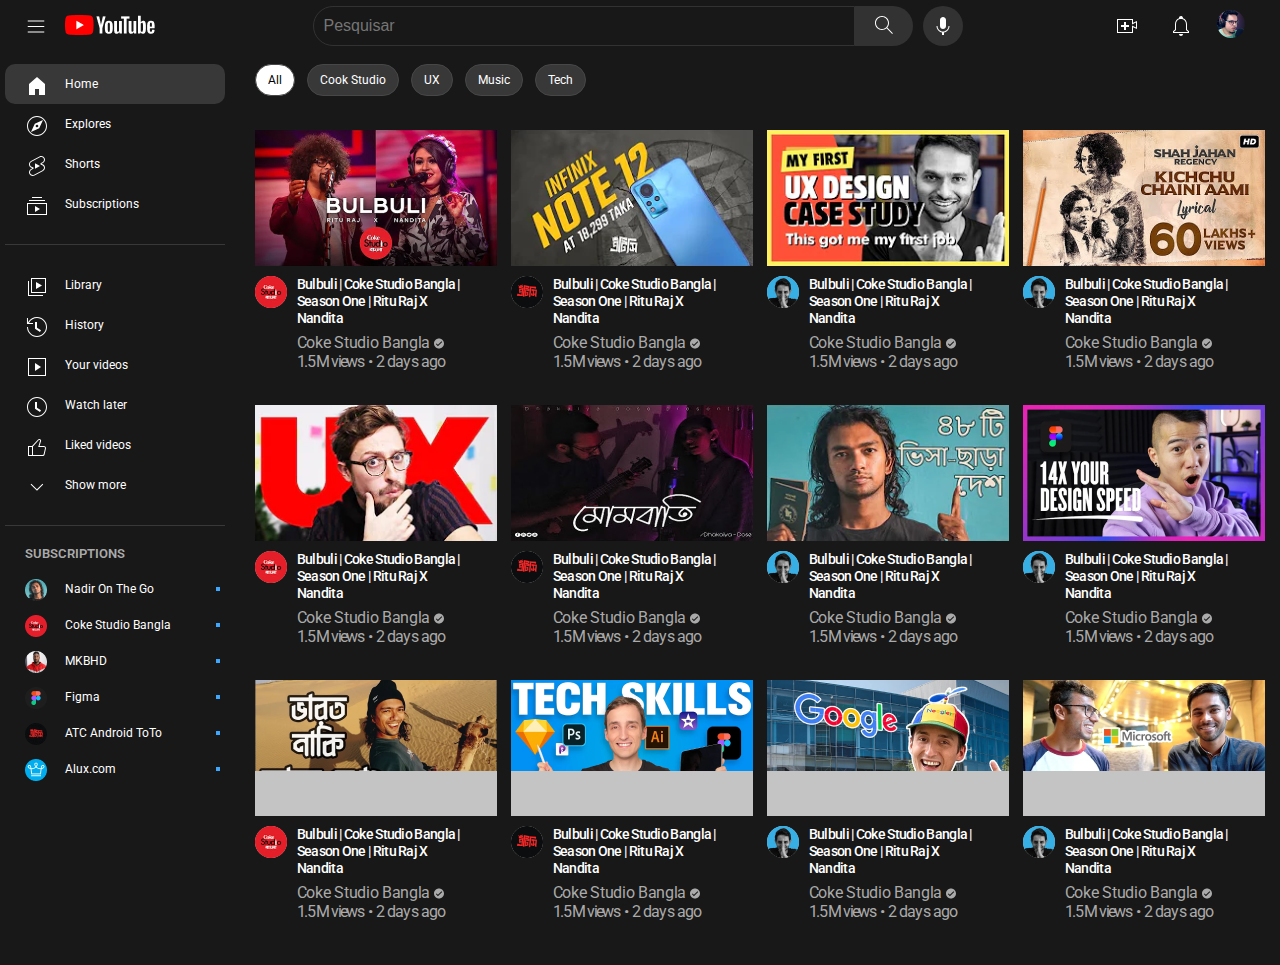
<file: index.html>
<!DOCTYPE html>
<html lang="en">
<head>
  <meta charset="UTF-8">
  <meta name="viewport" content="width=device-width, initial-scale=1.0">
  <title>YouTube Clone | HTML/CSS/JS</title>
  <link rel="stylesheet" href="style.css">
</head>
<!-- data-theme="light" -->
<body>
  <div class="app">

    <!-- BEGIN NAV -->
      <div class="header">
        <!-- Logo -->
        <div class="menu-item youtube-logo">
          <div class="menu-item--icon">
            <svg width="22" height="22" viewBox="0 0 22 22" fill="none" xmlns="http://www.w3.org/2000/svg">
              <path d="M19.25 5.50002H2.75V4.58335H19.25V5.50002ZM19.25 10.0834H2.75V11H19.25V10.0834ZM19.25 15.5834H2.75V16.5H19.25V15.5834Z" fill="currentColor"/>
            </svg>              
          </div>
          <div class="menu-item--label">
            <img src="images/youtube-logo.png" alt="" srcset="">
          </div>
        </div>
        <!-- Search bar -->
        <div class="search-area">
          <div class="search-bar">
            <input class="search-bar__input" placeholder="Pesquisar" type="text">
            <button class="search-bar__btn">
              <svg width="18" height="18" viewBox="0 0 18 18" fill="none" xmlns="http://www.w3.org/2000/svg">
                <path d="M17.87 17.17L12.28 11.58C13.35 10.35 14 8.75 14 7C14 3.13 10.87 0 7 0C3.13 0 0 3.13 0 7C0 10.87 3.13 14 7 14C8.75 14 10.35 13.35 11.58 12.29L17.17 17.88L17.87 17.17ZM7 13C3.69 13 1 10.31 1 7C1 3.69 3.69 1 7 1C10.31 1 13 3.69 13 7C13 10.31 10.31 13 7 13Z" fill="white"/>
              </svg>
            </button>
          </div>
          <div class="search-bar-mic">
            <img src="images/icon-mic.svg" alt="" srcset="">
          </div>
        </div>
        <!-- Actions -->
        <div class="header--right">
          <div class="header--actions">
            <div>
              <div class="icon-svg">
                <svg width="24" height="24" viewBox="0 0 24 24" fill="currentColor" xmlns="http://www.w3.org/2000/svg">
                  <path d="M14 13H11V16H9V13H6V11H9V8H11V11H14V13ZM17 6H3V18H17V11.61L21 13.44V8.56L17 10.39V6ZM18 5V8.83L22 7V15L18 13.17V19H2V5H18Z" fill="currentColor"/>
                </svg>
              </div>
            </div>
            <div>
              <div class="icon-svg">
                <svg width="24" height="24" viewBox="0 0 24 24" fill="currentColor" xmlns="http://www.w3.org/2000/svg">
                  <path d="M10 20H14C14 21.1 13.1 22 12 22C10.9 22 10 21.1 10 20ZM20 17.35V19H4V17.35L6 15.47V10.32C6 7.4 7.56 5.1 10 4.34V3.96C10 2.54 11.49 1.46 12.99 2.2C13.64 2.52 14 3.23 14 3.96V4.35C16.44 5.1 18 7.41 18 10.33V15.48L20 17.35ZM19 17.77L17 15.89V10.42C17 7.95 15.81 6.06 13.87 5.32C12.61 4.79 11.23 4.82 10.03 5.35C8.15 6.11 7 7.99 7 10.42V15.89L5 17.77V18H19V17.77Z" fill="currentColor"/>
                </svg>                  
              </div>
            </div> 
          </div>
          <div class="header--avatar">
            <img src="images/avatar-user.jpg" alt="" srcset="">
          </div>
        </div>
      </div>
    <!-- END NAV -->

    <!-- BEGIN CONTENT MAIN -->
    <main>
      <div class="inner">
        <nav>
          <div class="sidebar">
            <div class="menu-item active">
              <div class="menu-item--icon">
                <svg width="24" height="24" viewBox="0 0 24 24" fill="currentColor" xmlns="http://www.w3.org/2000/svg">
                  <path d="M4 10V21H10V15H14V21H20V10L12 3L4 10Z" fill="currentColor"/>
                </svg>
              </div>
              <div class="menu-item--label">Home</div>
            </div>
            <div class="menu-item">
              <div class="menu-item--icon">
                <svg width="24" height="24" viewBox="0 0 24 24" fill="currentColor" xmlns="http://www.w3.org/2000/svg">
                  <path d="M9.8 9.8L5.97 18.03L14.2 14.2L18.03 5.97L9.8 9.8ZM13.08 12.77C12.87 13.06 12.57 13.25 12.22 13.31C12.15 13.32 12.07 13.33 12 13.33C11.72 13.33 11.46 13.25 11.23 13.08C10.94 12.87 10.75 12.57 10.69 12.22C10.63 11.87 10.71 11.51 10.92 11.23C11.13 10.94 11.43 10.75 11.78 10.69C12.13 10.63 12.48 10.71 12.77 10.92C13.06 11.13 13.25 11.43 13.31 11.78C13.37 12.13 13.29 12.48 13.08 12.77ZM12 3C16.96 3 21 7.04 21 12C21 16.96 16.96 21 12 21C7.04 21 3 16.96 3 12C3 7.04 7.04 3 12 3ZM12 2C6.48 2 2 6.48 2 12C2 17.52 6.48 22 12 22C17.52 22 22 17.52 22 12C22 6.48 17.52 2 12 2Z" fill="currentColor"/>
                </svg>
              </div>
              <div class="menu-item--label">Explores</div>
            </div>
            <div class="menu-item">
              <div class="menu-item--icon">
                <svg width="24" height="24" viewBox="0 0 24 24" fill="currentColor" xmlns="http://www.w3.org/2000/svg">
                  <path d="M10 14.65V9.35L15 12L10 14.65ZM17.77 10.32C17 10 16.57 9.82 16.57 9.82L18 9.06C19.84 8.1 20.53 5.83 19.56 4C18.59 2.17 16.32 1.47 14.49 2.44L6 6.94C4.71 7.62 3.93 8.98 4 10.43C4.07 11.85 4.93 13.1 6.22 13.68C6.25 13.69 7.42 14.18 7.42 14.18L6 14.93C4.17 15.9 3.47 18.17 4.44 20C5.41 21.83 7.68 22.53 9.51 21.56L18.01 17.06C19.3 16.38 20.07 15.02 20 13.57C19.93 12.15 19.06 10.89 17.77 10.32ZM17.54 16.18L9.04 20.68C7.7 21.39 6.03 20.88 5.32 19.54C4.61 18.2 5.12 16.53 6.46 15.82L8.5 14.74V13.53L7.81 13.25L6.7 12.79C5.71 12.38 5.05 11.44 5 10.38C4.95 9.32 5.52 8.32 6.46 7.82L14.96 3.32C16.3 2.61 17.97 3.12 18.68 4.46C19.39 5.8 18.88 7.47 17.54 8.18L15.5 9.26V10.47L17.3 11.21C18.29 11.62 18.95 12.56 19 13.62C19.05 14.68 18.48 15.68 17.54 16.18Z" fill="currentColor"/>
                </svg>          
              </div>
              <div class="menu-item--label">Shorts</div>
            </div>
            <div class="menu-item">
              <div class="menu-item--icon">
                <svg width="24" height="24" viewBox="0 0 24 24" fill="currentColor" xmlns="http://www.w3.org/2000/svg">
                  <path d="M10 18V12L15 15L10 18ZM17 3H7V4H17V3ZM20 6H4V7H20V6ZM22 9H2V21H22V9ZM3 10H21V20H3V10Z" fill="currentColor"/>
                </svg>
              </div>
              <div class="menu-item--label">Subscriptions</div>
            </div>
        
            <div class="line"></div>
        
            <div class="menu-item">
              <div class="menu-item--icon">
                <svg width="24" height="24" viewBox="0 0 24 24" fill="currentColor" xmlns="http://www.w3.org/2000/svg">
                  <path d="M11 7L17 10.5L11 14V7ZM18 20H4V6H3V21H18V20ZM21 18H6V3H21V18ZM7 17H20V4H7V17Z" fill="currentColor"/>
                </svg>
              </div>
              <div class="menu-item--label">Library</div>
            </div>
            <div class="menu-item">
              <div class="menu-item--icon">
                <svg width="24" height="24" viewBox="0 0 24 24" fill="currentColor" xmlns="http://www.w3.org/2000/svg">
                  <path d="M14.97 16.95L10 13.87V7H12V12.76L16.03 15.25L14.97 16.95ZM22 12C22 17.51 17.51 22 12 22C6.49001 22 2.00001 17.51 2.00001 12H3.00001C3.00001 16.96 7.04001 21 12 21C16.96 21 21 16.96 21 12C21 7.04 16.96 3 12 3C8.81001 3 5.92001 4.64 4.28001 7.38C4.17001 7.56 4.06001 7.75 3.97001 7.94C3.96001 7.96 3.95001 7.98 3.94001 8H8.00001V9H1.96001V3H2.96001V7.74C3.00001 7.65 3.03001 7.57 3.07001 7.49C3.18001 7.27 3.30001 7.07 3.42001 6.86C5.22001 3.86 8.51001 2 12 2C17.51 2 22 6.49 22 12Z" fill="currentColor"/>
                </svg>          
              </div>
              <div class="menu-item--label">History</div>
            </div>
            <div class="menu-item">
              <div class="menu-item--icon">
                <svg width="24" height="24" viewBox="0 0 24 24" fill="currentColor" xmlns="http://www.w3.org/2000/svg">
                  <path d="M10 8L16 12L10 16V8ZM21 3V21H3V3H21ZM20 4H4V20H20V4Z" fill="currentColor"/>
                </svg>
              </div>
              <div class="menu-item--label">Your videos</div>
            </div>
            <div class="menu-item">
              <div class="menu-item--icon">
                <svg width="24" height="24" viewBox="0 0 24 24" fill="currentColor" xmlns="http://www.w3.org/2000/svg">
                  <path d="M14.97 16.95L10 13.87V7H12V12.76L16.03 15.25L14.97 16.95ZM12 3C7.04 3 3 7.04 3 12C3 16.96 7.04 21 12 21C16.96 21 21 16.96 21 12C21 7.04 16.96 3 12 3ZM12 2C17.52 2 22 6.48 22 12C22 17.52 17.52 22 12 22C6.48 22 2 17.52 2 12C2 6.48 6.48 2 12 2Z" fill="currentColor"/>
                </svg>          
              </div>
              <div class="menu-item--label">Watch later</div>
            </div>
        
            <div class="menu-item">
              <div class="menu-item--icon">
                <svg width="24" height="24" viewBox="0 0 24 24" fill="none" xmlns="http://www.w3.org/2000/svg">
                  <path d="M18.77 11H14.54L16.06 6.06C16.38 5.03 15.54 4 14.38 4C13.8 4 13.24 4.24 12.86 4.65L7 11H3V21H7H8H17.43C18.49 21 19.41 20.33 19.62 19.39L20.96 13.39C21.23 12.15 20.18 11 18.77 11ZM7 20H4V12H7V20ZM19.98 13.17L18.64 19.17C18.54 19.65 18.03 20 17.43 20H8V11.39L13.6 5.33C13.79 5.12 14.08 5 14.38 5C14.64 5 14.88 5.11 15.01 5.3C15.08 5.4 15.16 5.56 15.1 5.77L13.58 10.71L13.18 12H14.53H18.76C19.17 12 19.56 12.17 19.79 12.46C19.92 12.61 20.05 12.86 19.98 13.17Z" fill="currentColor"/>
                </svg>          
              </div>
              <div class="menu-item--label">Liked videos</div>
            </div>
        
            <div class="menu-item">
              <div class="menu-item--icon">
                <svg width="24" height="24" viewBox="0 0 24 24" fill="none" xmlns="http://www.w3.org/2000/svg">
                  <path d="M12 15.7L5.60001 9.4L6.30001 8.7L11.9 14.3L17.5 8.7L18.2 9.4L12 15.7Z" fill="currentColor"/>
                </svg>          
              </div>
              <div class="menu-item--label">Show more</div>
            </div>
        
            <div class="line"></div>

            <div class="channel-subscriptions">
              <div class="channel-subscriptions__title text-uppercase">subscriptions</div>
              <div class="menu-item">
                <div class="menu-item--icon">
                  <img src="images/channel-1.png" alt="">       
                </div>
                <div class="menu-item--label">Nadir On The Go</div>
                <div class="menu-item-ellipse white"></div>
              </div>
              <div class="menu-item">
                <div class="menu-item--icon">
                  <img src="images/channel-2.png" alt="">       
                </div>
                <div class="menu-item--label">Coke Studio Bangla</div>
                <div class="menu-item-ellipse white"></div>
              </div>
              <div class="menu-item">
                <div class="menu-item--icon">
                  <img src="images/channel-3.png" alt="">       
                </div>
                <div class="menu-item--label">MKBHD</div>
                <div class="menu-item-ellipse white"></div>
              </div>
              <div class="menu-item">
                <div class="menu-item--icon">
                  <img src="images/channel-4.png" alt="">       
                </div>
                <div class="menu-item--label">Figma</div>
                <div class="menu-item-ellipse white"></div>
              </div>
              <div class="menu-item">
                <div class="menu-item--icon">
                  <img src="images/channel-5.png" alt="">       
                </div>
                <div class="menu-item--label">ATC Android ToTo</div>
                <div class="menu-item-ellipse white"></div>
              </div>
              <div class="menu-item">
                <div class="menu-item--icon">
                  <img src="images/channel-6.png" alt="">       
                </div>
                <div class="menu-item--label">Alux.com</div>
                <div class="menu-item-ellipse white"></div>
              </div>
            </div>
        
          </div>
        </nav>
        <div class="content">
          <div class="home-video__filter" id="category-list">
            <div class="filter-category active">
              <span>All</span>
            </div>
            <div class="filter-category">
              <span>Cook Studio</span>
            </div>
            <div class="filter-category">
              <span>UX</span>
            </div>
            <div class="filter-category">
              <span>Music</span>
            </div>
            <div class="filter-category">
              <span>Tech</span>
            </div>
          </div>

          <!-- BEGIN VIDEO LIST -->
          <div class="page-home--video--container">
            <div class="home-video__list" id="video-list"></div>
            <div class="home-video__list" id="video-list-2"></div>
            <div class="home-video__list" id="video-list-3"></div>
          </div>
          <!-- END VIDEO LIST -->
        </div>
      </div>
    </main>
    <!-- END CONTENT MAIN -->
  </div>
  <script src="scripts.js"></script>
</body>
</html>
</file>
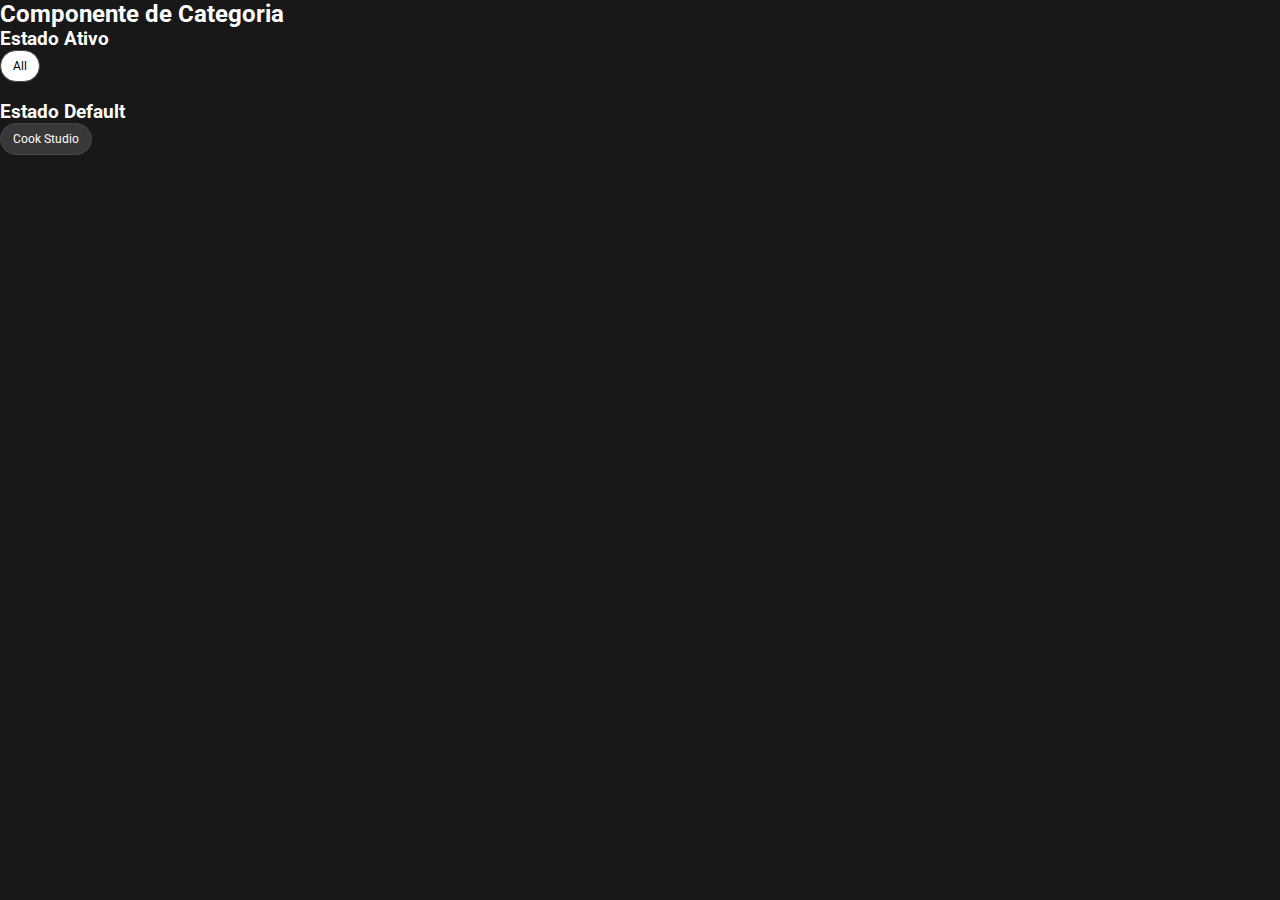
<file: component-category.html>
<!DOCTYPE html>
<html lang="en">
<head>
  <meta charset="UTF-8">
  <meta name="viewport" content="width=device-width, initial-scale=1.0">
  <title>YouTube Clone | HTML/CSS/JS</title>
  <link rel="stylesheet" href="style.css">
</head>
<body>
  <h2 class="white">Componente de Categoria</h2>

  <h3 class="white">Estado Ativo</h3>
  <div class="filter-category active">
    <span>All</span>
  </div>
  
  <br/>

  <h3 class="white">Estado Default</h3>
  <div class="filter-category">
    <span>Cook Studio</span>
  </div>

</body>
</html>
</file>
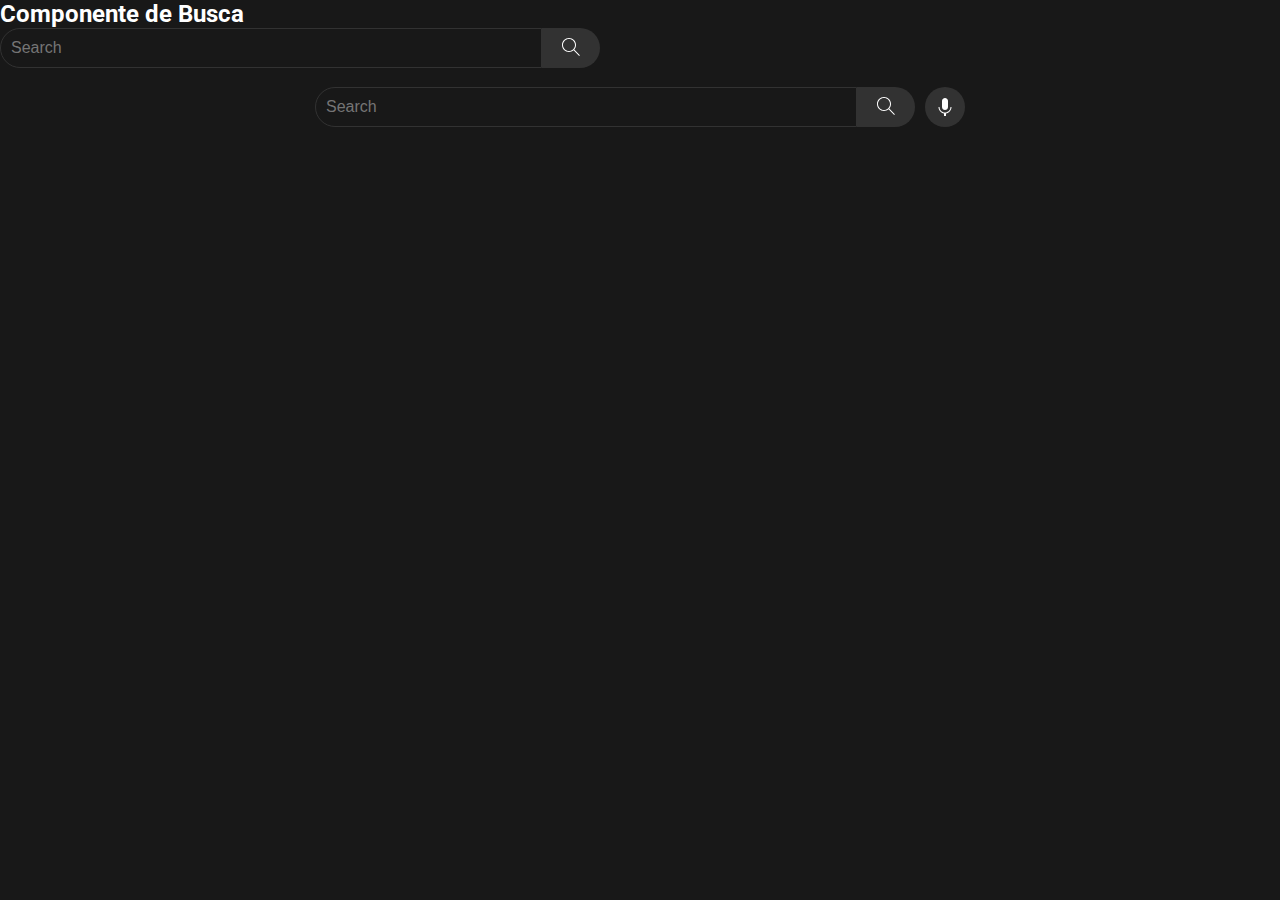
<file: component-search-bar.html>
<!DOCTYPE html>
<html lang="en">
<head>
  <meta charset="UTF-8">
  <meta name="viewport" content="width=device-width, initial-scale=1.0">
  <title>YouTube Clone | HTML/CSS/JS</title>
  <link rel="stylesheet" href="style.css">
  <style>
    /* body {
      background-color: #E5E5E5;
    } */
  </style>
</head>
<body>
  <h2 class="white">Componente de Busca</h2>

  <div class="search-bar">
    <input class="search-bar__input" placeholder="Search" type="text">
    <button class="search-bar__btn">
      <img src="images/icon-search.svg" alt="" srcset="">
    </button>
  </div>
  <br/>
  <div class="search-area">
    <div class="search-bar">
      <input class="search-bar__input" placeholder="Search" type="text">
      <button class="search-bar__btn">
        <img src="images/icon-search.svg" alt="" srcset="">
      </button>
    </div>
    <div class="search-bar-mic">
      <img src="images/icon-mic.svg" alt="" srcset="">
    </div>
  </div>

</body>
</html>
</file>
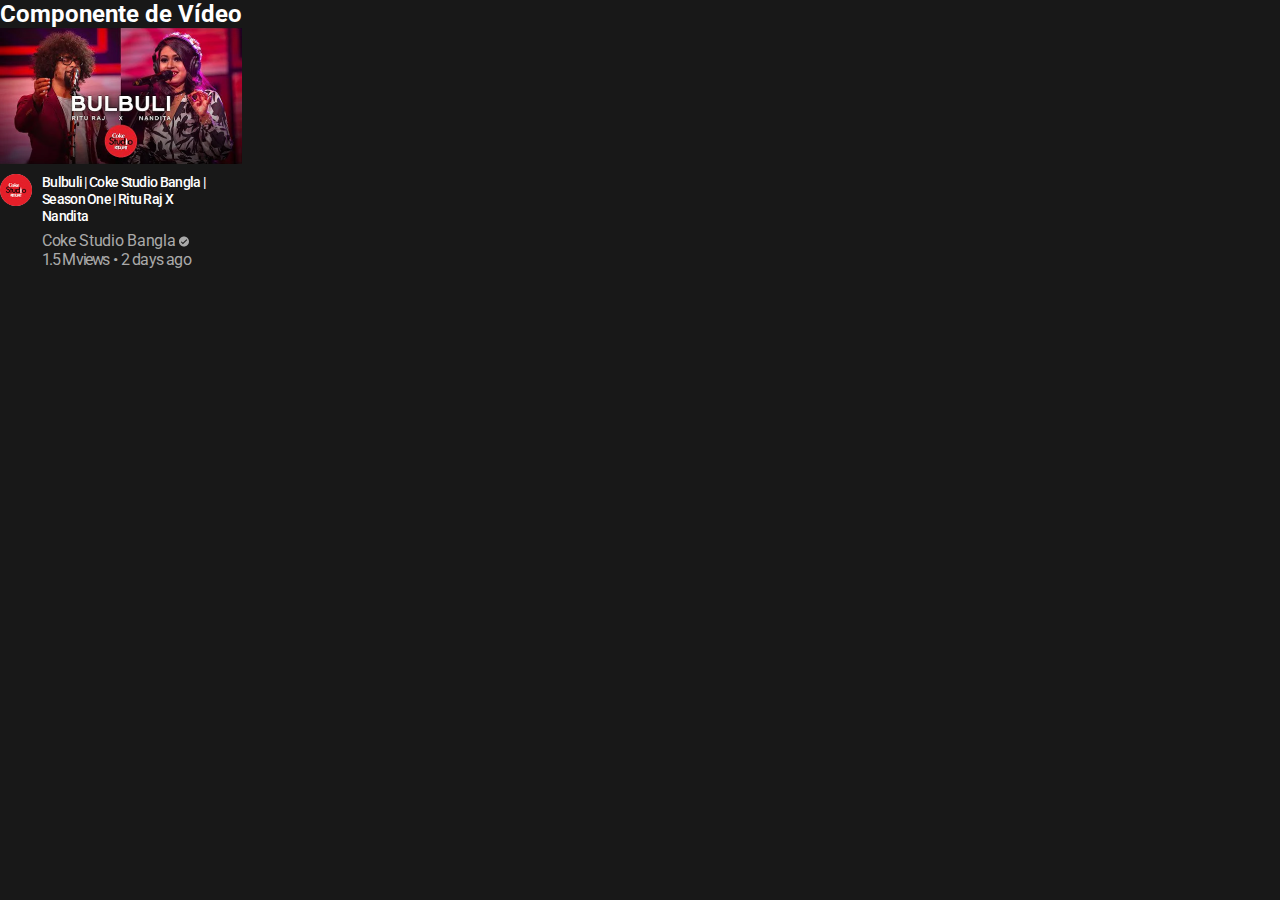
<file: component-video.html>
<!DOCTYPE html>
<html lang="en">
<head>
  <meta charset="UTF-8">
  <meta name="viewport" content="width=device-width, initial-scale=1.0">
  <title>YouTube Clone | HTML/CSS/JS</title>
  <link rel="stylesheet" href="style.css">
</head>
<body>
  <h2 class="white">Componente de Vídeo </h2>
  <!-- BEGIN Video Component  -->
  <div class="video">
    <div class="video__thumbnail">
      <img src="./images/thumbnail-1.png" alt="" srcset="">
    </div>
    <div class="video__information">
      <div class="video__avatar">
        <img src="./images/avatar-1.png" alt="" srcset="">
      </div>      
      <div class="video__details">
        <div class="video__details--title">Bulbuli | Coke Studio Bangla | Season One | Ritu Raj X Nandita</div>
        <div class="video__details--channel">
          <div class="video__details--channel-name">Coke Studio Bangla</div>
          <div class="video__details--channel-icon-verified"><img src="images/icon-verified.svg" alt=""></div>
        </div>
        <div class="video__details--views">
          <div class="video__details--views-video">1.5 M views</div>
          <div class="video__details--views-publication-date">&bull; 2 days ago</div>
        </div>
      </div>
    </div>
  </div>
  <!-- End Video Component  -->

</body>
</html>
</file>
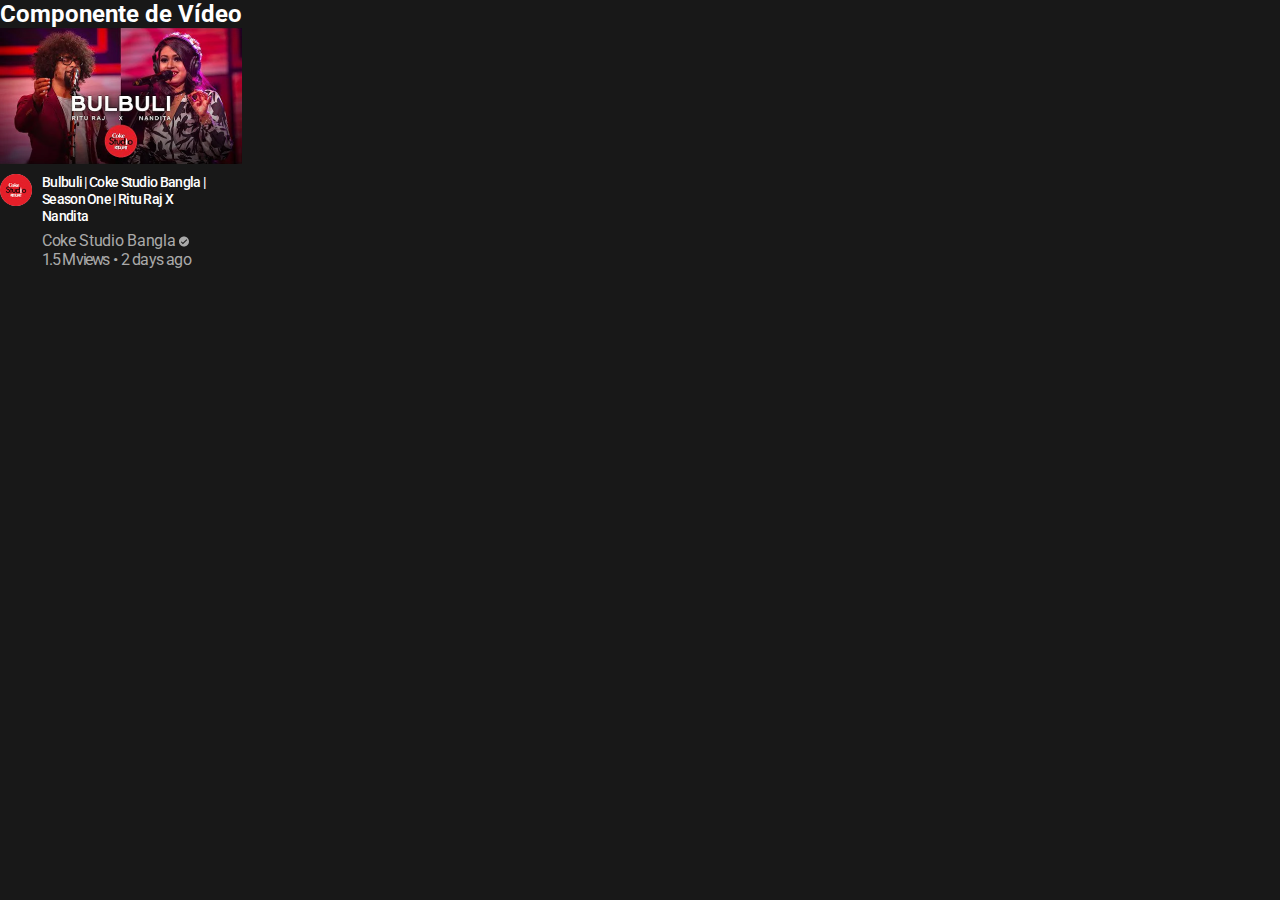
<file: video-component.html>
<!DOCTYPE html>
<html lang="en">
<head>
  <meta charset="UTF-8">
  <meta name="viewport" content="width=device-width, initial-scale=1.0">
  <title>YouTube Clone | HTML/CSS/JS</title>
  <link rel="stylesheet" href="style.css">
</head>
<body>
  <h2 class="white">Componente de Vídeo </h2>
  <!-- BEGIN Video Component  -->
  <div class="video">
    <div class="video__thumbnail">
      <img src="./images/Thumbnail.png" alt="" srcset="">
    </div>
    <div class="video__information">
      <div class="video__avatar">
        <img src="./images/avatar.png" alt="" srcset="">
      </div>      
      <div class="video__details">
        <div class="video__details--title">Bulbuli | Coke Studio Bangla | Season One | Ritu Raj X Nandita</div>
        <div class="video__details--channel">
          <div class="video__details--channel-name">Coke Studio Bangla</div>
          <div class="video__details--channel-icon-verified"><img src="images/icon-verified.svg" alt=""></div>
        </div>
        <div class="video__details--views">
          <div class="video__details--views-video">1.5 M views</div>
          <div class="video__details--views-publication-date">&bull; 2 days ago</div>
        </div>
      </div>
    </div>
  </div>
  <!-- End Video Component  -->

</body>
</html>
</file>
<file: style.css>
@import url('https://fonts.googleapis.com/css2?family=Roboto:ital,wght@0,100;0,300;0,400;0,500;0,700;0,900;1,100;1,300;1,400;1,500;1,700;1,900&display=swap');
@import url('./header.css');

:root {
  --color-black-12: #121212;
  --color-black-18: #181818;
  --color-black-21: #212121;
  --color-black-32: #323232;
  --color-black-38: #383838;
  --color-black-47: #474747;
  --color-white: #FFFFFF;
  --color-black: #000000;
  --color-gray-aa: #AAAAAA;
  --color-blue: #3DA6FF;
  --color-thumb-empty: #C4C4C4;

  /* BEGIN Theme Variables */
  --background-color: var(--color-black-18);
  --bg-input-color: var(var(--color-black-18));
  --text-color: var(--color-white);
  /* END Theme Variables */

  /* Space */
  --video-space-smail: 8px;
  --video-space-base: 10px;

  /* Radius */

  /* Font Size */
  --fs-small: 12px;
  --fs-smallx: 13px;
  --fs-base: 14px;
}

[data-theme="light"] {
  --background-color: var(--color-white);
  --bg-input-color: var(var(--color-white));
  --text-color: var(--color-black);
}

*,
*::after,
*::before {
  padding: 0;
  margin: 0;
  box-sizing: border-box;
}

body {
  font-family: "Roboto", sans-serif;
  background-color: var(--background-color);
}

.app {
  padding: .3rem;
  /* display: grid;
  grid-template-columns: max-content 1fr;
  min-height: 100vh; */
}

.inner {
  display: grid;
  grid-template-columns: max-content 1fr;
  gap: 30px;

  height: 100%;
  padding: .4rem 0rem;
}

.content .line {
  margin: .5rem 0;
}

.white {
  color: var(--color-white);
}

.text-uppercase {
  text-transform: uppercase !important;
}

/* Home Page */

.page-home {}
.page-home--video--container {
  display: flex;
  flex-direction: column;
  gap: 35px;
  margin-top: 1.5rem;
}
.page-home--filter-container {
  margin-bottom: 20px;
}
.home-video__filter {
  display: flex;
  gap: 12px;
  padding: 10px 0px;
}
.home-video__list {
  display: flex;
  gap: 14px;
}

/* hr {
  margin: 1rem 0;
  color: inherit;
  border: 0;
  border-top: 1px solid var(--color-black-38);
} */

.line {
  /* margin: 1rem 0; */
  color: inherit;
  border: 0;
  border-top: 1px solid var(--color-black-38);
}

/* Video Component */

.video {
  width: 242px;
  display: flex;
  flex-direction: column;
  gap: var(--video-space-base);
}

.video__avatar {
  width: 32px;
  height: 32px;
  border-radius: 50%;
  background-color: var(--color-thumb-empty);
}

.video__thumbnail {
  background-color: var(--color-thumb-empty);
  width: 242px;
  height: 136px;
}

.video__information {
  display: flex;
  gap: var(--video-space-base);
}

/* Video Details  */

.video__details {
  width: 178px;
}

.video__details--title {
  color: var(--text-color);
  font-weight: 500;
  font-size: 14px;
  margin-bottom: 7px;
  line-height: 17px;
  /* https://forum.figma.com/t/letter-spacing-should-not-be-percentage-based/3062 */
  /* 0.01em is indeed 1%  */
  letter-spacing: -0.05em;
}

/* video details channel */

.video__details--channel {
  display: flex;
  gap: 4px;
}
.video__details--channel-name {
  color: var(--color-gray-aa);
  letter-spacing: -0.02em;
  line-height: 17px;
}

/* video details views */

.video__details--views {
  display: flex;
  gap: 5px;
}

.video__details--views-video {
  color: var(--color-gray-aa);
  letter-spacing: -0.10em;
  line-height: 17px;
}
.video__details--views-publication-date {
  color: var(--color-gray-aa);
  letter-spacing: -0.05em;
  line-height: 17px;
}

/* Filter Category */

.filter-category {
  padding: 8px 12px;
  background-color: var(--color-black-38);
  color: var(--color-white);
  border: 1px solid var(--color-black-47);
  width: fit-content;
  border-radius: 25px;
  font-size: var(--fs-small);
}

.filter-category.active {
  background-color: var(--color-white);
  color: var(--color-black);
}

/* Menu Item */

.menu-item {
  display: flex;
  align-items: center;
  gap: 20px;
  padding: 10px 5px 10px 20px;
}

.menu-item.active {
  background-color: var(--color-black-38);
  border-radius: 10px;
}

[data-theme="light"] .menu-item.active .menu-item--label {
  color: var(--color-white);
}
[data-theme="light"] .menu-item.active .menu-item--icon svg {
  color: var(--color-white);
}

.menu-item--label {
  color: var(--text-color);
  font-size: var(--fs-small);
}
.menu-item--icon {
  width: 20px;
  height: 20px;
}
.menu-item--icon svg {
  color: var(--text-color);
}

.menu-item .menu-item-ellipse {
  margin-left: auto;
}
.menu-item-ellipse {
  width: 4px;
  height: 4px;
  background-color: var(--color-blue);
}

/* Sidebar */

.sidebar {
  width: 220px;
  height: 100vh;
  transition: left 0.3s;
  padding: 10px 0px 0px 0px;
}

.sidebar .line {
  margin-top: 20px;
  margin-bottom: 20px;
}

.sidebar .youtube-logo {
  margin-bottom: 25px;
}

/* Channel subscriptions */

.channel-subscriptions .menu-item{
  padding: 8px 5px 8px 20px;
}

.channel-subscriptions__title {
  color: var(--color-gray-aa);
  font-size: var(--fs-smallx);
  font-weight: 600;
  padding-left: 20px;
  padding-bottom: 10px;
}
</file>
